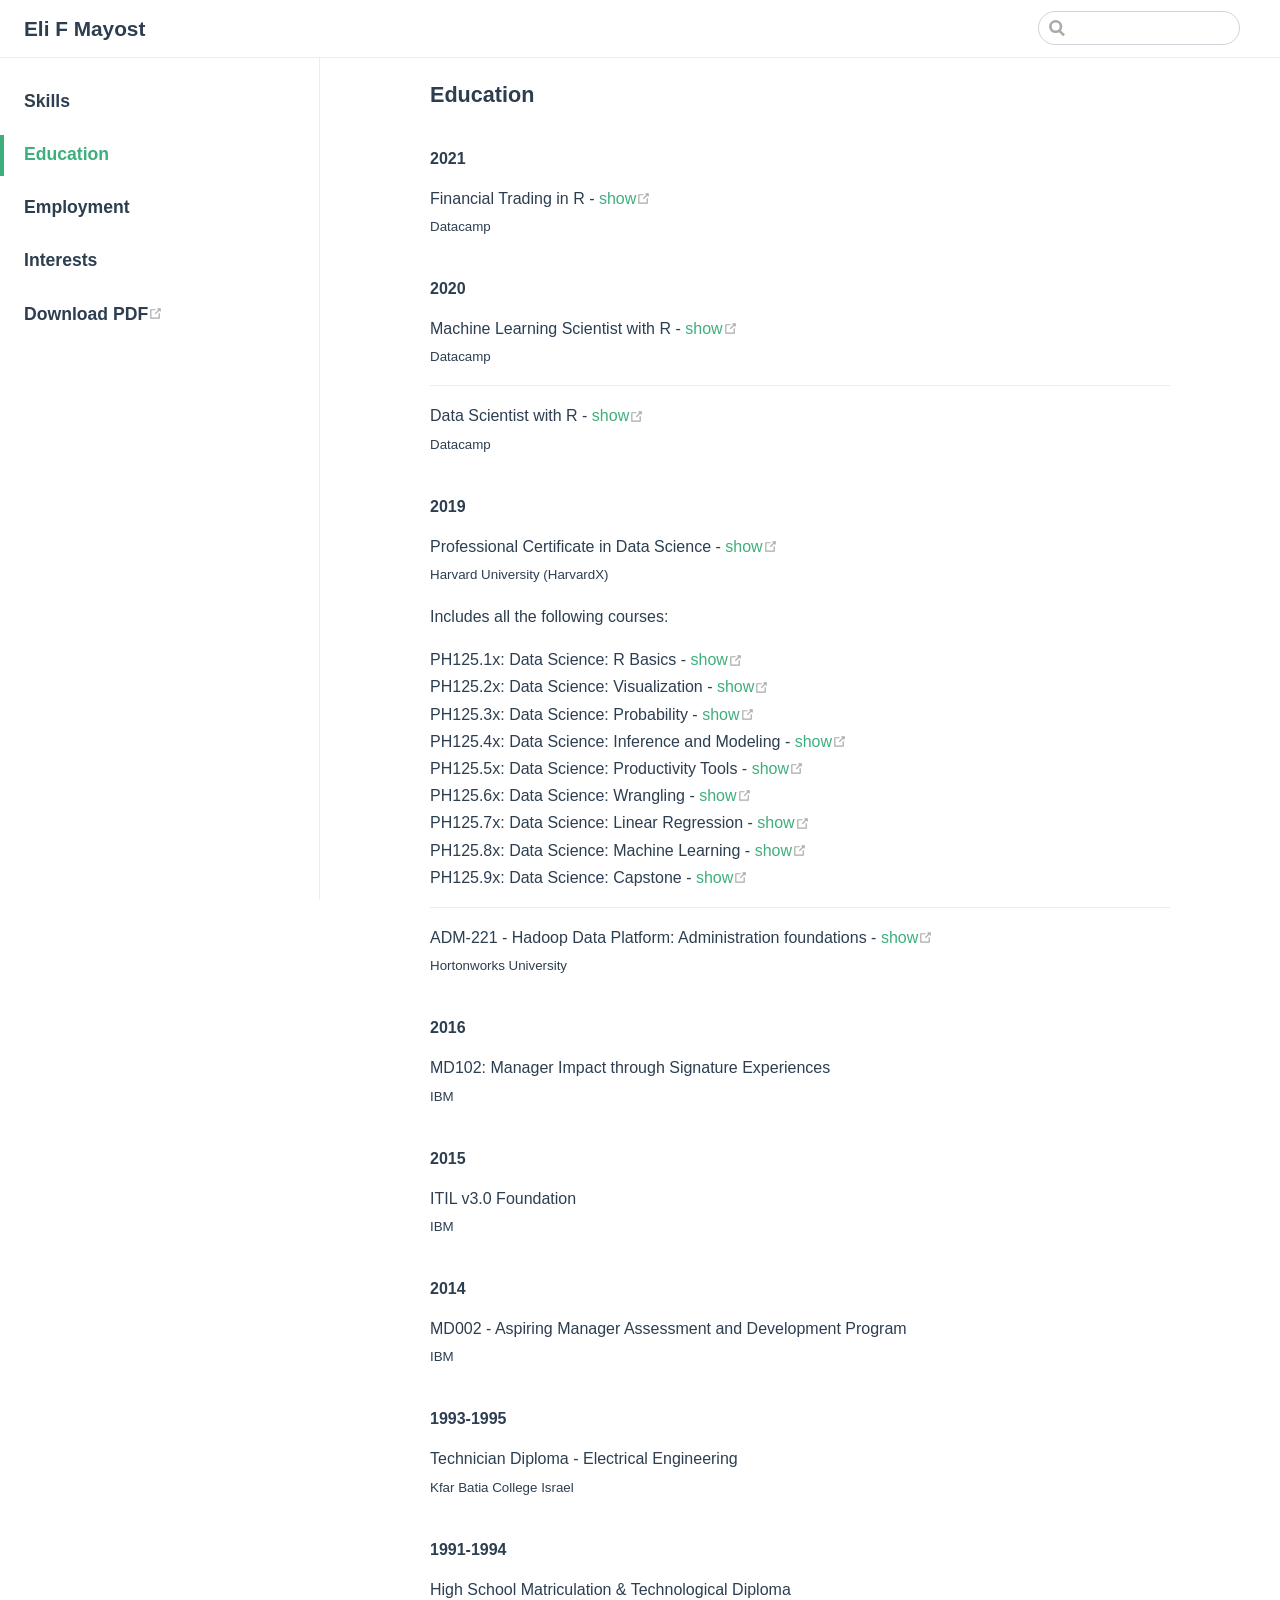
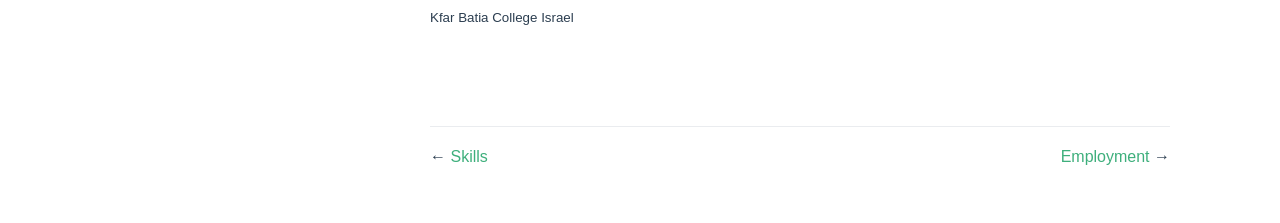
<file: education/index.html>
<!DOCTYPE html>
<html lang="en-US">
  <head>
    <meta charset="utf-8">
    <meta name="viewport" content="width=device-width,initial-scale=1">
    <title>Education | Eli F Mayost</title>
    <meta name="generator" content="VuePress 1.8.0">
    
    <meta name="description" content="Data Scientist / Data Engineer">
    <meta name="theme-color" content="#3eaf7c">
    
    <link rel="preload" href="/assets/css/0.styles.0cb0550c.css" as="style"><link rel="preload" href="/assets/js/app.24c0c58e.js" as="script"><link rel="preload" href="/assets/js/2.8f9ef4d9.js" as="script"><link rel="preload" href="/assets/js/11.6f40f03c.js" as="script"><link rel="prefetch" href="/assets/js/10.68cf9ff4.js"><link rel="prefetch" href="/assets/js/12.11e456ea.js"><link rel="prefetch" href="/assets/js/13.ae563764.js"><link rel="prefetch" href="/assets/js/14.25300452.js"><link rel="prefetch" href="/assets/js/15.2656a043.js"><link rel="prefetch" href="/assets/js/3.4b95f224.js"><link rel="prefetch" href="/assets/js/4.c3481dfd.js"><link rel="prefetch" href="/assets/js/5.ab60b03b.js"><link rel="prefetch" href="/assets/js/6.37407dab.js"><link rel="prefetch" href="/assets/js/7.c4627400.js"><link rel="prefetch" href="/assets/js/8.3e10cbf4.js"><link rel="prefetch" href="/assets/js/9.4d9d4151.js">
    <link rel="stylesheet" href="/assets/css/0.styles.0cb0550c.css">
  </head>
  <body>
    <div id="app" data-server-rendered="true"><div class="theme-container"><header class="navbar"><div class="sidebar-button"><svg xmlns="http://www.w3.org/2000/svg" aria-hidden="true" role="img" viewBox="0 0 448 512" class="icon"><path fill="currentColor" d="M436 124H12c-6.627 0-12-5.373-12-12V80c0-6.627 5.373-12 12-12h424c6.627 0 12 5.373 12 12v32c0 6.627-5.373 12-12 12zm0 160H12c-6.627 0-12-5.373-12-12v-32c0-6.627 5.373-12 12-12h424c6.627 0 12 5.373 12 12v32c0 6.627-5.373 12-12 12zm0 160H12c-6.627 0-12-5.373-12-12v-32c0-6.627 5.373-12 12-12h424c6.627 0 12 5.373 12 12v32c0 6.627-5.373 12-12 12z"></path></svg></div> <a href="/" class="home-link router-link-active"><!----> <span class="site-name">Eli F Mayost</span></a> <div class="links"><div class="search-box"><input aria-label="Search" autocomplete="off" spellcheck="false" value=""> <!----></div> <!----></div></header> <div class="sidebar-mask"></div> <aside class="sidebar"><!---->  <ul class="sidebar-links"><li><a href="/skills/" class="sidebar-link">Skills</a></li><li><a href="/education/" aria-current="page" class="active sidebar-link">Education</a><ul class="sidebar-sub-headers"></ul></li><li><a href="/employment/" class="sidebar-link">Employment</a></li><li><a href="/interests/" class="sidebar-link">Interests</a></li><li><a href="https://elimayost.com/assets/cv.pdf" target="_blank" rel="noopener noreferrer" class="sidebar-link">Download PDF<span><svg xmlns="http://www.w3.org/2000/svg" aria-hidden="true" focusable="false" x="0px" y="0px" viewBox="0 0 100 100" width="15" height="15" class="icon outbound"><path fill="currentColor" d="M18.8,85.1h56l0,0c2.2,0,4-1.8,4-4v-32h-8v28h-48v-48h28v-8h-32l0,0c-2.2,0-4,1.8-4,4v56C14.8,83.3,16.6,85.1,18.8,85.1z"></path> <polygon fill="currentColor" points="45.7,48.7 51.3,54.3 77.2,28.5 77.2,37.2 85.2,37.2 85.2,14.9 62.8,14.9 62.8,22.9 71.5,22.9"></polygon></svg> <span class="sr-only">(opens new window)</span></span></a></li></ul> </aside> <main class="page"> <div class="theme-default-content content__default"><h3 id="education"><a href="#education" class="header-anchor">#</a> Education</h3> <h4 id="_2021"><a href="#_2021" class="header-anchor">#</a> 2021</h4> <p>Financial Trading in R - <a href="https://www.datacamp.com/statement-of-accomplishment/course/31ed68ab9ff8587a2025892cfd4a5b8ed3847d83" target="_blank" rel="noopener noreferrer">show<span><svg xmlns="http://www.w3.org/2000/svg" aria-hidden="true" focusable="false" x="0px" y="0px" viewBox="0 0 100 100" width="15" height="15" class="icon outbound"><path fill="currentColor" d="M18.8,85.1h56l0,0c2.2,0,4-1.8,4-4v-32h-8v28h-48v-48h28v-8h-32l0,0c-2.2,0-4,1.8-4,4v56C14.8,83.3,16.6,85.1,18.8,85.1z"></path> <polygon fill="currentColor" points="45.7,48.7 51.3,54.3 77.2,28.5 77.2,37.2 85.2,37.2 85.2,14.9 62.8,14.9 62.8,22.9 71.5,22.9"></polygon></svg> <span class="sr-only">(opens new window)</span></span></a><br> <small>Datacamp</small></p> <h4 id="_2020"><a href="#_2020" class="header-anchor">#</a> 2020</h4> <p>Machine Learning Scientist with R - <a href="https://www.datacamp.com/statement-of-accomplishment/track/8643ae8dc5effc5d4d1e6ee09326688a9d335a2c" target="_blank" rel="noopener noreferrer">show<span><svg xmlns="http://www.w3.org/2000/svg" aria-hidden="true" focusable="false" x="0px" y="0px" viewBox="0 0 100 100" width="15" height="15" class="icon outbound"><path fill="currentColor" d="M18.8,85.1h56l0,0c2.2,0,4-1.8,4-4v-32h-8v28h-48v-48h28v-8h-32l0,0c-2.2,0-4,1.8-4,4v56C14.8,83.3,16.6,85.1,18.8,85.1z"></path> <polygon fill="currentColor" points="45.7,48.7 51.3,54.3 77.2,28.5 77.2,37.2 85.2,37.2 85.2,14.9 62.8,14.9 62.8,22.9 71.5,22.9"></polygon></svg> <span class="sr-only">(opens new window)</span></span></a><br> <small>Datacamp</small></p> <hr> <p>Data Scientist with R - <a href="https://www.datacamp.com/statement-of-accomplishment/track/1fc9eb5717ada0b160f6a90d0ce6d7f07fd25d06" target="_blank" rel="noopener noreferrer">show<span><svg xmlns="http://www.w3.org/2000/svg" aria-hidden="true" focusable="false" x="0px" y="0px" viewBox="0 0 100 100" width="15" height="15" class="icon outbound"><path fill="currentColor" d="M18.8,85.1h56l0,0c2.2,0,4-1.8,4-4v-32h-8v28h-48v-48h28v-8h-32l0,0c-2.2,0-4,1.8-4,4v56C14.8,83.3,16.6,85.1,18.8,85.1z"></path> <polygon fill="currentColor" points="45.7,48.7 51.3,54.3 77.2,28.5 77.2,37.2 85.2,37.2 85.2,14.9 62.8,14.9 62.8,22.9 71.5,22.9"></polygon></svg> <span class="sr-only">(opens new window)</span></span></a><br> <small>Datacamp</small></p> <h4 id="_2019"><a href="#_2019" class="header-anchor">#</a> 2019</h4> <p>Professional Certificate in Data Science - <a href="https://credentials.edx.org/credentials/b872c4de019241478cf4715b58a372e4" target="_blank" rel="noopener noreferrer">show<span><svg xmlns="http://www.w3.org/2000/svg" aria-hidden="true" focusable="false" x="0px" y="0px" viewBox="0 0 100 100" width="15" height="15" class="icon outbound"><path fill="currentColor" d="M18.8,85.1h56l0,0c2.2,0,4-1.8,4-4v-32h-8v28h-48v-48h28v-8h-32l0,0c-2.2,0-4,1.8-4,4v56C14.8,83.3,16.6,85.1,18.8,85.1z"></path> <polygon fill="currentColor" points="45.7,48.7 51.3,54.3 77.2,28.5 77.2,37.2 85.2,37.2 85.2,14.9 62.8,14.9 62.8,22.9 71.5,22.9"></polygon></svg> <span class="sr-only">(opens new window)</span></span></a><br> <small>Harvard University (HarvardX)</small></p> <p>Includes all the following courses:</p> <p>PH125.1x: Data Science: R Basics                - <a href="https://courses.edx.org/certificates/a7855ee750124de29edbfc93dd36b10b" target="_blank" rel="noopener noreferrer">show<span><svg xmlns="http://www.w3.org/2000/svg" aria-hidden="true" focusable="false" x="0px" y="0px" viewBox="0 0 100 100" width="15" height="15" class="icon outbound"><path fill="currentColor" d="M18.8,85.1h56l0,0c2.2,0,4-1.8,4-4v-32h-8v28h-48v-48h28v-8h-32l0,0c-2.2,0-4,1.8-4,4v56C14.8,83.3,16.6,85.1,18.8,85.1z"></path> <polygon fill="currentColor" points="45.7,48.7 51.3,54.3 77.2,28.5 77.2,37.2 85.2,37.2 85.2,14.9 62.8,14.9 62.8,22.9 71.5,22.9"></polygon></svg> <span class="sr-only">(opens new window)</span></span></a><br>
PH125.2x: Data Science: Visualization           - <a href="https://courses.edx.org/certificates/539b91114ecf41029a7fc61862313610" target="_blank" rel="noopener noreferrer">show<span><svg xmlns="http://www.w3.org/2000/svg" aria-hidden="true" focusable="false" x="0px" y="0px" viewBox="0 0 100 100" width="15" height="15" class="icon outbound"><path fill="currentColor" d="M18.8,85.1h56l0,0c2.2,0,4-1.8,4-4v-32h-8v28h-48v-48h28v-8h-32l0,0c-2.2,0-4,1.8-4,4v56C14.8,83.3,16.6,85.1,18.8,85.1z"></path> <polygon fill="currentColor" points="45.7,48.7 51.3,54.3 77.2,28.5 77.2,37.2 85.2,37.2 85.2,14.9 62.8,14.9 62.8,22.9 71.5,22.9"></polygon></svg> <span class="sr-only">(opens new window)</span></span></a><br>
PH125.3x: Data Science: Probability             - <a href="https://courses.edx.org/certificates/9c9f940c78bd48848810bb82850cc326" target="_blank" rel="noopener noreferrer">show<span><svg xmlns="http://www.w3.org/2000/svg" aria-hidden="true" focusable="false" x="0px" y="0px" viewBox="0 0 100 100" width="15" height="15" class="icon outbound"><path fill="currentColor" d="M18.8,85.1h56l0,0c2.2,0,4-1.8,4-4v-32h-8v28h-48v-48h28v-8h-32l0,0c-2.2,0-4,1.8-4,4v56C14.8,83.3,16.6,85.1,18.8,85.1z"></path> <polygon fill="currentColor" points="45.7,48.7 51.3,54.3 77.2,28.5 77.2,37.2 85.2,37.2 85.2,14.9 62.8,14.9 62.8,22.9 71.5,22.9"></polygon></svg> <span class="sr-only">(opens new window)</span></span></a><br>
PH125.4x: Data Science: Inference and Modeling  - <a href="https://courses.edx.org/certificates/048d3d40d4664a5d9ec47d9488a7ab23" target="_blank" rel="noopener noreferrer">show<span><svg xmlns="http://www.w3.org/2000/svg" aria-hidden="true" focusable="false" x="0px" y="0px" viewBox="0 0 100 100" width="15" height="15" class="icon outbound"><path fill="currentColor" d="M18.8,85.1h56l0,0c2.2,0,4-1.8,4-4v-32h-8v28h-48v-48h28v-8h-32l0,0c-2.2,0-4,1.8-4,4v56C14.8,83.3,16.6,85.1,18.8,85.1z"></path> <polygon fill="currentColor" points="45.7,48.7 51.3,54.3 77.2,28.5 77.2,37.2 85.2,37.2 85.2,14.9 62.8,14.9 62.8,22.9 71.5,22.9"></polygon></svg> <span class="sr-only">(opens new window)</span></span></a><br>
PH125.5x: Data Science: Productivity Tools      - <a href="https://courses.edx.org/certificates/0edc64ff9b314d649c537ce0c086612a" target="_blank" rel="noopener noreferrer">show<span><svg xmlns="http://www.w3.org/2000/svg" aria-hidden="true" focusable="false" x="0px" y="0px" viewBox="0 0 100 100" width="15" height="15" class="icon outbound"><path fill="currentColor" d="M18.8,85.1h56l0,0c2.2,0,4-1.8,4-4v-32h-8v28h-48v-48h28v-8h-32l0,0c-2.2,0-4,1.8-4,4v56C14.8,83.3,16.6,85.1,18.8,85.1z"></path> <polygon fill="currentColor" points="45.7,48.7 51.3,54.3 77.2,28.5 77.2,37.2 85.2,37.2 85.2,14.9 62.8,14.9 62.8,22.9 71.5,22.9"></polygon></svg> <span class="sr-only">(opens new window)</span></span></a><br>
PH125.6x: Data Science: Wrangling               - <a href="https://courses.edx.org/certificates/f2e5781c16a646e7b032f5d2bce0529a" target="_blank" rel="noopener noreferrer">show<span><svg xmlns="http://www.w3.org/2000/svg" aria-hidden="true" focusable="false" x="0px" y="0px" viewBox="0 0 100 100" width="15" height="15" class="icon outbound"><path fill="currentColor" d="M18.8,85.1h56l0,0c2.2,0,4-1.8,4-4v-32h-8v28h-48v-48h28v-8h-32l0,0c-2.2,0-4,1.8-4,4v56C14.8,83.3,16.6,85.1,18.8,85.1z"></path> <polygon fill="currentColor" points="45.7,48.7 51.3,54.3 77.2,28.5 77.2,37.2 85.2,37.2 85.2,14.9 62.8,14.9 62.8,22.9 71.5,22.9"></polygon></svg> <span class="sr-only">(opens new window)</span></span></a><br>
PH125.7x: Data Science: Linear Regression       - <a href="https://courses.edx.org/certificates/340b1ac36dc84064967ae5a1d5baad86" target="_blank" rel="noopener noreferrer">show<span><svg xmlns="http://www.w3.org/2000/svg" aria-hidden="true" focusable="false" x="0px" y="0px" viewBox="0 0 100 100" width="15" height="15" class="icon outbound"><path fill="currentColor" d="M18.8,85.1h56l0,0c2.2,0,4-1.8,4-4v-32h-8v28h-48v-48h28v-8h-32l0,0c-2.2,0-4,1.8-4,4v56C14.8,83.3,16.6,85.1,18.8,85.1z"></path> <polygon fill="currentColor" points="45.7,48.7 51.3,54.3 77.2,28.5 77.2,37.2 85.2,37.2 85.2,14.9 62.8,14.9 62.8,22.9 71.5,22.9"></polygon></svg> <span class="sr-only">(opens new window)</span></span></a><br>
PH125.8x: Data Science: Machine Learning        - <a href="https://courses.edx.org/certificates/3201cb6d1b9f4378abdcdb9c11f78b47" target="_blank" rel="noopener noreferrer">show<span><svg xmlns="http://www.w3.org/2000/svg" aria-hidden="true" focusable="false" x="0px" y="0px" viewBox="0 0 100 100" width="15" height="15" class="icon outbound"><path fill="currentColor" d="M18.8,85.1h56l0,0c2.2,0,4-1.8,4-4v-32h-8v28h-48v-48h28v-8h-32l0,0c-2.2,0-4,1.8-4,4v56C14.8,83.3,16.6,85.1,18.8,85.1z"></path> <polygon fill="currentColor" points="45.7,48.7 51.3,54.3 77.2,28.5 77.2,37.2 85.2,37.2 85.2,14.9 62.8,14.9 62.8,22.9 71.5,22.9"></polygon></svg> <span class="sr-only">(opens new window)</span></span></a><br>
PH125.9x: Data Science: Capstone                - <a href="https://courses.edx.org/certificates/2ff665db6c454546be2fd53fe0124ff6" target="_blank" rel="noopener noreferrer">show<span><svg xmlns="http://www.w3.org/2000/svg" aria-hidden="true" focusable="false" x="0px" y="0px" viewBox="0 0 100 100" width="15" height="15" class="icon outbound"><path fill="currentColor" d="M18.8,85.1h56l0,0c2.2,0,4-1.8,4-4v-32h-8v28h-48v-48h28v-8h-32l0,0c-2.2,0-4,1.8-4,4v56C14.8,83.3,16.6,85.1,18.8,85.1z"></path> <polygon fill="currentColor" points="45.7,48.7 51.3,54.3 77.2,28.5 77.2,37.2 85.2,37.2 85.2,14.9 62.8,14.9 62.8,22.9 71.5,22.9"></polygon></svg> <span class="sr-only">(opens new window)</span></span></a></p> <hr> <p>ADM-221 - Hadoop Data Platform: Administration foundations - <a href="https://verify.skilljar.com/c/q7mhk42gqemj" target="_blank" rel="noopener noreferrer">show<span><svg xmlns="http://www.w3.org/2000/svg" aria-hidden="true" focusable="false" x="0px" y="0px" viewBox="0 0 100 100" width="15" height="15" class="icon outbound"><path fill="currentColor" d="M18.8,85.1h56l0,0c2.2,0,4-1.8,4-4v-32h-8v28h-48v-48h28v-8h-32l0,0c-2.2,0-4,1.8-4,4v56C14.8,83.3,16.6,85.1,18.8,85.1z"></path> <polygon fill="currentColor" points="45.7,48.7 51.3,54.3 77.2,28.5 77.2,37.2 85.2,37.2 85.2,14.9 62.8,14.9 62.8,22.9 71.5,22.9"></polygon></svg> <span class="sr-only">(opens new window)</span></span></a><br> <small>Hortonworks University</small></p> <h4 id="_2016"><a href="#_2016" class="header-anchor">#</a> 2016</h4> <p>MD102: Manager Impact through Signature Experiences<br> <small>IBM</small></p> <h4 id="_2015"><a href="#_2015" class="header-anchor">#</a> 2015</h4> <p>ITIL v3.0 Foundation<br> <small>IBM</small></p> <h4 id="_2014"><a href="#_2014" class="header-anchor">#</a> 2014</h4> <p>MD002 - Aspiring Manager Assessment and Development Program<br> <small>IBM</small></p> <h4 id="_1993-1995"><a href="#_1993-1995" class="header-anchor">#</a> 1993-1995</h4> <p>Technician Diploma - Electrical Engineering<br> <small>Kfar Batia College Israel</small></p> <h4 id="_1991-1994"><a href="#_1991-1994" class="header-anchor">#</a> 1991-1994</h4> <p>High School Matriculation &amp; Technological Diploma<br> <small>Kfar Batia College Israel</small></p></div> <footer class="page-edit"><!----> <!----></footer> <div class="page-nav"><p class="inner"><span class="prev">
      ←
      <a href="/skills/" class="prev">
        Skills
      </a></span> <span class="next"><a href="/employment/">
        Employment
      </a>
      →
    </span></p></div> </main></div><div class="global-ui"><!----></div></div>
    <script src="/assets/js/app.24c0c58e.js" defer></script><script src="/assets/js/2.8f9ef4d9.js" defer></script><script src="/assets/js/11.6f40f03c.js" defer></script>
  </body>
</html>
</file>
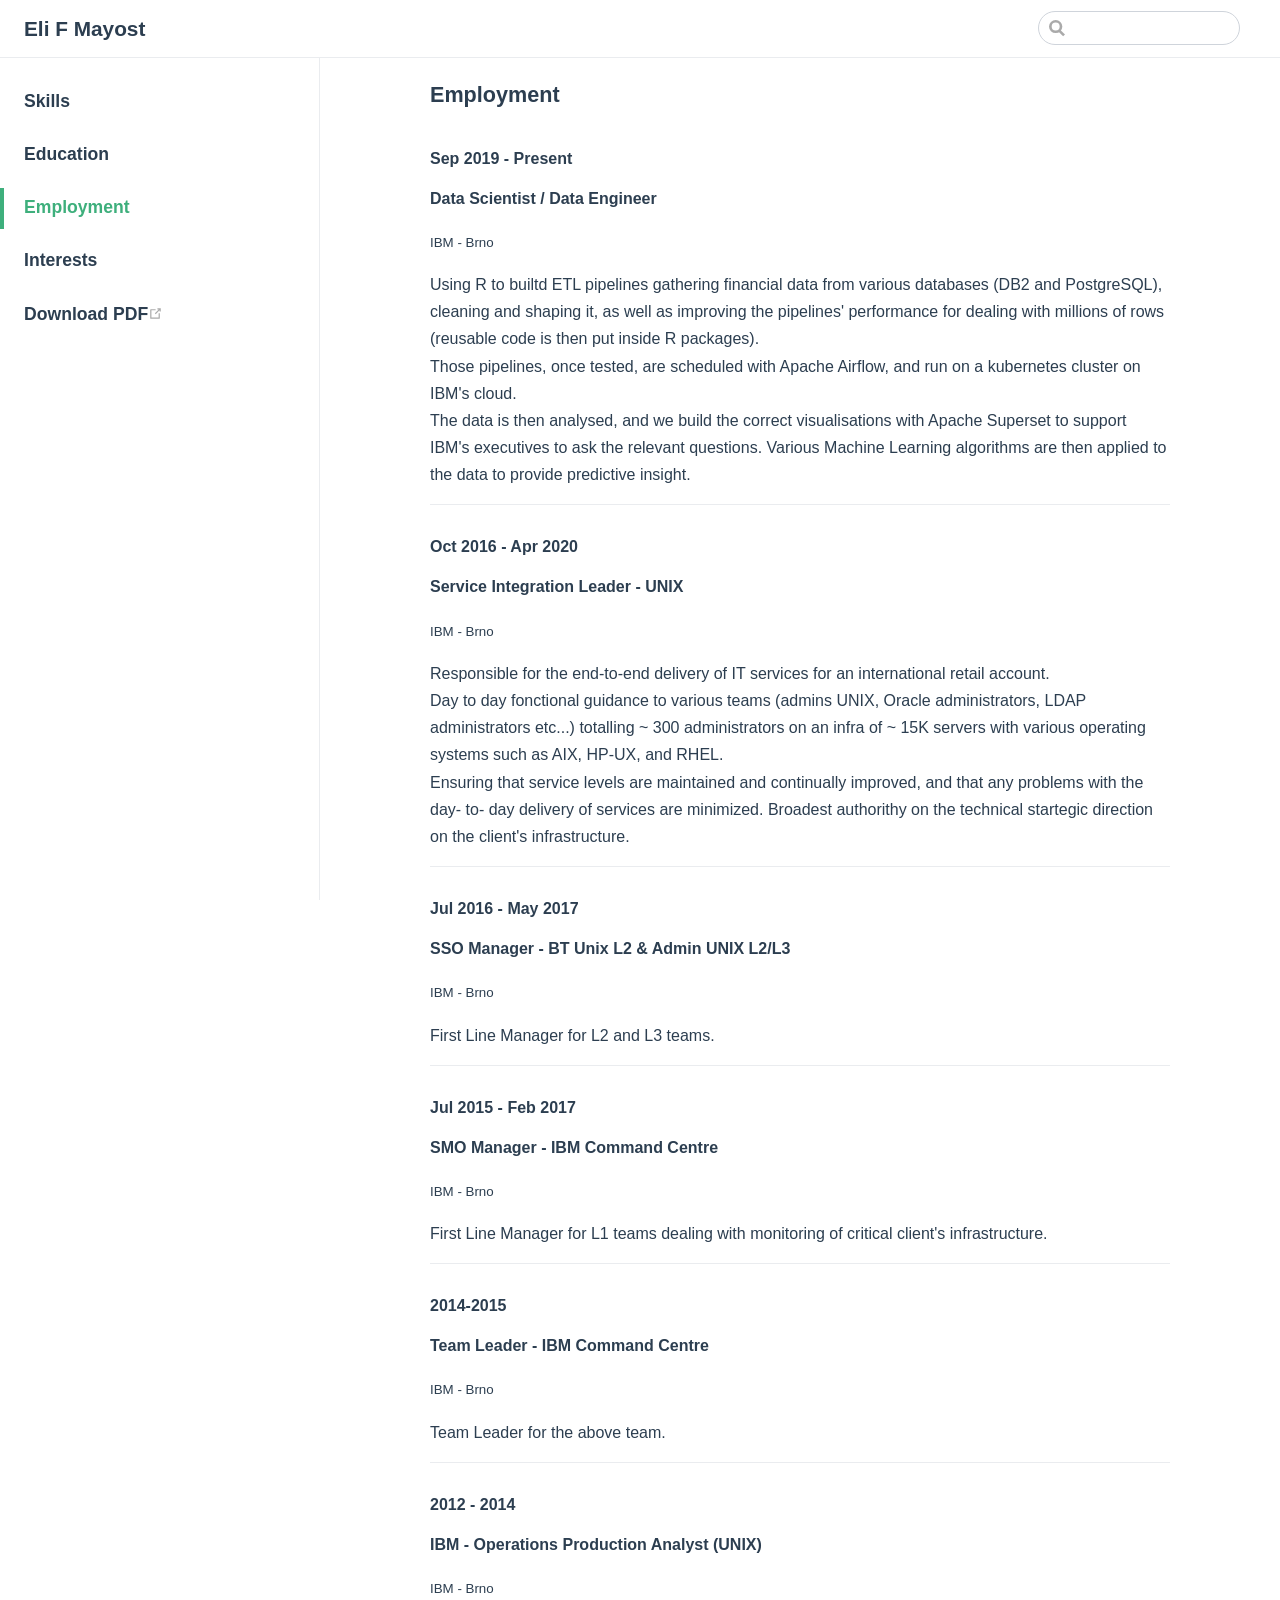
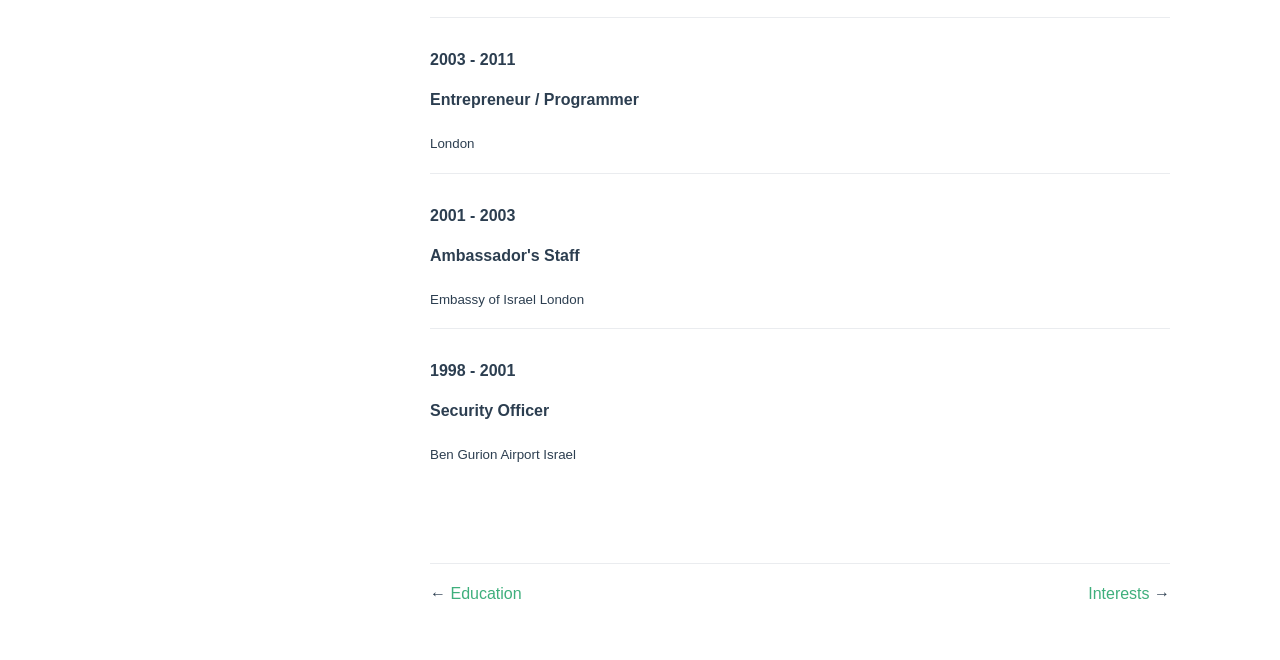
<file: employment/index.html>
<!DOCTYPE html>
<html lang="en-US">
  <head>
    <meta charset="utf-8">
    <meta name="viewport" content="width=device-width,initial-scale=1">
    <title>Employment | Eli F Mayost</title>
    <meta name="generator" content="VuePress 1.8.0">
    
    <meta name="description" content="Data Scientist / Data Engineer">
    <meta name="theme-color" content="#3eaf7c">
    
    <link rel="preload" href="/assets/css/0.styles.0cb0550c.css" as="style"><link rel="preload" href="/assets/js/app.24c0c58e.js" as="script"><link rel="preload" href="/assets/js/2.8f9ef4d9.js" as="script"><link rel="preload" href="/assets/js/12.11e456ea.js" as="script"><link rel="prefetch" href="/assets/js/10.68cf9ff4.js"><link rel="prefetch" href="/assets/js/11.6f40f03c.js"><link rel="prefetch" href="/assets/js/13.ae563764.js"><link rel="prefetch" href="/assets/js/14.25300452.js"><link rel="prefetch" href="/assets/js/15.2656a043.js"><link rel="prefetch" href="/assets/js/3.4b95f224.js"><link rel="prefetch" href="/assets/js/4.c3481dfd.js"><link rel="prefetch" href="/assets/js/5.ab60b03b.js"><link rel="prefetch" href="/assets/js/6.37407dab.js"><link rel="prefetch" href="/assets/js/7.c4627400.js"><link rel="prefetch" href="/assets/js/8.3e10cbf4.js"><link rel="prefetch" href="/assets/js/9.4d9d4151.js">
    <link rel="stylesheet" href="/assets/css/0.styles.0cb0550c.css">
  </head>
  <body>
    <div id="app" data-server-rendered="true"><div class="theme-container"><header class="navbar"><div class="sidebar-button"><svg xmlns="http://www.w3.org/2000/svg" aria-hidden="true" role="img" viewBox="0 0 448 512" class="icon"><path fill="currentColor" d="M436 124H12c-6.627 0-12-5.373-12-12V80c0-6.627 5.373-12 12-12h424c6.627 0 12 5.373 12 12v32c0 6.627-5.373 12-12 12zm0 160H12c-6.627 0-12-5.373-12-12v-32c0-6.627 5.373-12 12-12h424c6.627 0 12 5.373 12 12v32c0 6.627-5.373 12-12 12zm0 160H12c-6.627 0-12-5.373-12-12v-32c0-6.627 5.373-12 12-12h424c6.627 0 12 5.373 12 12v32c0 6.627-5.373 12-12 12z"></path></svg></div> <a href="/" class="home-link router-link-active"><!----> <span class="site-name">Eli F Mayost</span></a> <div class="links"><div class="search-box"><input aria-label="Search" autocomplete="off" spellcheck="false" value=""> <!----></div> <!----></div></header> <div class="sidebar-mask"></div> <aside class="sidebar"><!---->  <ul class="sidebar-links"><li><a href="/skills/" class="sidebar-link">Skills</a></li><li><a href="/education/" class="sidebar-link">Education</a></li><li><a href="/employment/" aria-current="page" class="active sidebar-link">Employment</a><ul class="sidebar-sub-headers"></ul></li><li><a href="/interests/" class="sidebar-link">Interests</a></li><li><a href="https://elimayost.com/assets/cv.pdf" target="_blank" rel="noopener noreferrer" class="sidebar-link">Download PDF<span><svg xmlns="http://www.w3.org/2000/svg" aria-hidden="true" focusable="false" x="0px" y="0px" viewBox="0 0 100 100" width="15" height="15" class="icon outbound"><path fill="currentColor" d="M18.8,85.1h56l0,0c2.2,0,4-1.8,4-4v-32h-8v28h-48v-48h28v-8h-32l0,0c-2.2,0-4,1.8-4,4v56C14.8,83.3,16.6,85.1,18.8,85.1z"></path> <polygon fill="currentColor" points="45.7,48.7 51.3,54.3 77.2,28.5 77.2,37.2 85.2,37.2 85.2,14.9 62.8,14.9 62.8,22.9 71.5,22.9"></polygon></svg> <span class="sr-only">(opens new window)</span></span></a></li></ul> </aside> <main class="page"> <div class="theme-default-content content__default"><h3 id="employment"><a href="#employment" class="header-anchor">#</a> Employment</h3> <h4 id="sep-2019-present"><a href="#sep-2019-present" class="header-anchor">#</a> Sep 2019 - Present</h4> <p><strong>Data Scientist / Data Engineer</strong></p> <p><small>IBM - Brno</small></p> <p>Using R to builtd ETL pipelines gathering financial data from various databases (DB2 and PostgreSQL), cleaning and shaping it, as well as improving the pipelines' performance for dealing with millions of rows (reusable code is then put inside R packages).<br>
Those pipelines, once tested, are scheduled with Apache Airflow, and run on a kubernetes cluster on IBM's cloud.<br>
The data is then analysed, and we build the correct visualisations with Apache Superset to support IBM's executives to ask the relevant questions.
Various Machine Learning algorithms are then applied to the data to provide predictive insight.</p> <hr> <h4 id="oct-2016-apr-2020"><a href="#oct-2016-apr-2020" class="header-anchor">#</a> Oct 2016 - Apr 2020</h4> <p><strong>Service Integration Leader - UNIX</strong></p> <p><small>IBM - Brno</small></p> <p>Responsible for the end-to-end delivery of IT services for an international retail account.<br>
Day to day fonctional guidance to various teams (admins UNIX, Oracle administrators, LDAP administrators etc...) totalling ~ 300 administrators on an infra of ~ 15K servers with various operating systems such as AIX, HP-UX, and RHEL.<br>
Ensuring that service levels are maintained and continually improved, and that any problems with the day- to- day delivery of services are minimized.
Broadest authorithy on the technical startegic direction on the client's infrastructure.</p> <hr> <h4 id="jul-2016-may-2017"><a href="#jul-2016-may-2017" class="header-anchor">#</a> Jul 2016 - May 2017</h4> <p><strong>SSO Manager - BT Unix L2 &amp; Admin UNIX L2/L3</strong></p> <p><small>IBM - Brno</small></p> <p>First Line Manager for L2 and L3 teams.</p> <hr> <h4 id="jul-2015-feb-2017"><a href="#jul-2015-feb-2017" class="header-anchor">#</a> Jul 2015 - Feb 2017</h4> <p><strong>SMO Manager - IBM Command Centre</strong></p> <p><small>IBM - Brno</small></p> <p>First Line Manager for L1 teams dealing with monitoring of critical client's infrastructure.</p> <hr> <h4 id="_2014-2015"><a href="#_2014-2015" class="header-anchor">#</a> 2014-2015</h4> <p><strong>Team Leader - IBM Command Centre</strong></p> <p><small>IBM - Brno</small></p> <p>Team Leader for the above team.</p> <hr> <h4 id="_2012-2014"><a href="#_2012-2014" class="header-anchor">#</a> 2012 - 2014</h4> <p><strong>IBM - Operations Production Analyst (UNIX)</strong></p> <p><small>IBM - Brno</small></p> <hr> <h4 id="_2003-2011"><a href="#_2003-2011" class="header-anchor">#</a> 2003 - 2011</h4> <p><strong>Entrepreneur / Programmer</strong></p> <p><small>London</small></p> <hr> <h4 id="_2001-2003"><a href="#_2001-2003" class="header-anchor">#</a> 2001 - 2003</h4> <p><strong>Ambassador's Staff</strong></p> <p><small>Embassy of Israel London</small></p> <hr> <h4 id="_1998-2001"><a href="#_1998-2001" class="header-anchor">#</a> 1998 - 2001</h4> <p><strong>Security Officer</strong></p> <p><small>Ben Gurion Airport Israel</small></p></div> <footer class="page-edit"><!----> <!----></footer> <div class="page-nav"><p class="inner"><span class="prev">
      ←
      <a href="/education/" class="prev">
        Education
      </a></span> <span class="next"><a href="/interests/">
        Interests
      </a>
      →
    </span></p></div> </main></div><div class="global-ui"><!----></div></div>
    <script src="/assets/js/app.24c0c58e.js" defer></script><script src="/assets/js/2.8f9ef4d9.js" defer></script><script src="/assets/js/12.11e456ea.js" defer></script>
  </body>
</html>
</file>
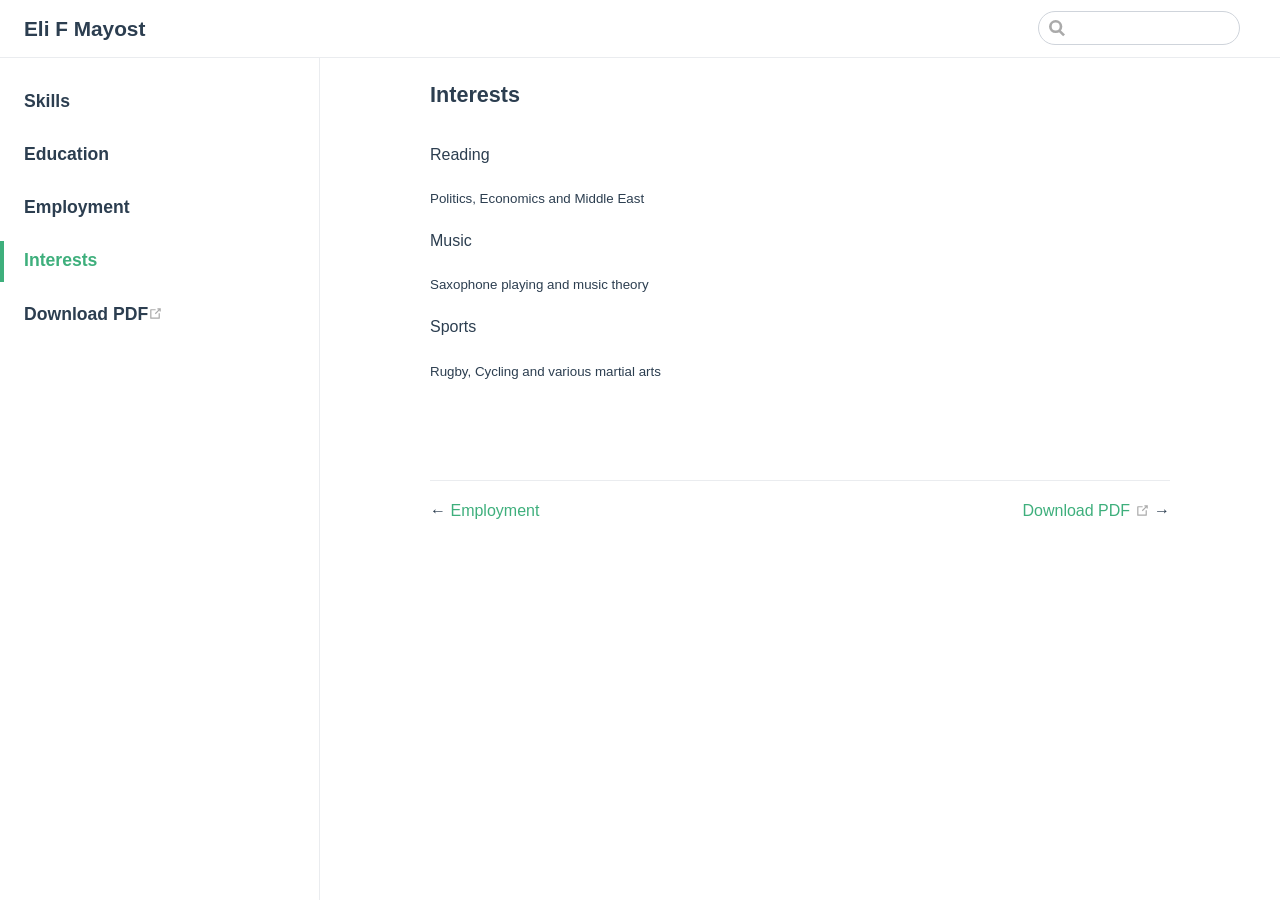
<file: interests/index.html>
<!DOCTYPE html>
<html lang="en-US">
  <head>
    <meta charset="utf-8">
    <meta name="viewport" content="width=device-width,initial-scale=1">
    <title>Interests | Eli F Mayost</title>
    <meta name="generator" content="VuePress 1.8.0">
    
    <meta name="description" content="Data Scientist / Data Engineer">
    <meta name="theme-color" content="#3eaf7c">
    
    <link rel="preload" href="/assets/css/0.styles.0cb0550c.css" as="style"><link rel="preload" href="/assets/js/app.24c0c58e.js" as="script"><link rel="preload" href="/assets/js/2.8f9ef4d9.js" as="script"><link rel="preload" href="/assets/js/14.25300452.js" as="script"><link rel="prefetch" href="/assets/js/10.68cf9ff4.js"><link rel="prefetch" href="/assets/js/11.6f40f03c.js"><link rel="prefetch" href="/assets/js/12.11e456ea.js"><link rel="prefetch" href="/assets/js/13.ae563764.js"><link rel="prefetch" href="/assets/js/15.2656a043.js"><link rel="prefetch" href="/assets/js/3.4b95f224.js"><link rel="prefetch" href="/assets/js/4.c3481dfd.js"><link rel="prefetch" href="/assets/js/5.ab60b03b.js"><link rel="prefetch" href="/assets/js/6.37407dab.js"><link rel="prefetch" href="/assets/js/7.c4627400.js"><link rel="prefetch" href="/assets/js/8.3e10cbf4.js"><link rel="prefetch" href="/assets/js/9.4d9d4151.js">
    <link rel="stylesheet" href="/assets/css/0.styles.0cb0550c.css">
  </head>
  <body>
    <div id="app" data-server-rendered="true"><div class="theme-container"><header class="navbar"><div class="sidebar-button"><svg xmlns="http://www.w3.org/2000/svg" aria-hidden="true" role="img" viewBox="0 0 448 512" class="icon"><path fill="currentColor" d="M436 124H12c-6.627 0-12-5.373-12-12V80c0-6.627 5.373-12 12-12h424c6.627 0 12 5.373 12 12v32c0 6.627-5.373 12-12 12zm0 160H12c-6.627 0-12-5.373-12-12v-32c0-6.627 5.373-12 12-12h424c6.627 0 12 5.373 12 12v32c0 6.627-5.373 12-12 12zm0 160H12c-6.627 0-12-5.373-12-12v-32c0-6.627 5.373-12 12-12h424c6.627 0 12 5.373 12 12v32c0 6.627-5.373 12-12 12z"></path></svg></div> <a href="/" class="home-link router-link-active"><!----> <span class="site-name">Eli F Mayost</span></a> <div class="links"><div class="search-box"><input aria-label="Search" autocomplete="off" spellcheck="false" value=""> <!----></div> <!----></div></header> <div class="sidebar-mask"></div> <aside class="sidebar"><!---->  <ul class="sidebar-links"><li><a href="/skills/" class="sidebar-link">Skills</a></li><li><a href="/education/" class="sidebar-link">Education</a></li><li><a href="/employment/" class="sidebar-link">Employment</a></li><li><a href="/interests/" aria-current="page" class="active sidebar-link">Interests</a><ul class="sidebar-sub-headers"></ul></li><li><a href="https://elimayost.com/assets/cv.pdf" target="_blank" rel="noopener noreferrer" class="sidebar-link">Download PDF<span><svg xmlns="http://www.w3.org/2000/svg" aria-hidden="true" focusable="false" x="0px" y="0px" viewBox="0 0 100 100" width="15" height="15" class="icon outbound"><path fill="currentColor" d="M18.8,85.1h56l0,0c2.2,0,4-1.8,4-4v-32h-8v28h-48v-48h28v-8h-32l0,0c-2.2,0-4,1.8-4,4v56C14.8,83.3,16.6,85.1,18.8,85.1z"></path> <polygon fill="currentColor" points="45.7,48.7 51.3,54.3 77.2,28.5 77.2,37.2 85.2,37.2 85.2,14.9 62.8,14.9 62.8,22.9 71.5,22.9"></polygon></svg> <span class="sr-only">(opens new window)</span></span></a></li></ul> </aside> <main class="page"> <div class="theme-default-content content__default"><h3 id="interests"><a href="#interests" class="header-anchor">#</a> Interests</h3> <p>Reading</p> <p><small>Politics, Economics and Middle East</small></p> <p>Music</p> <p><small>Saxophone playing and music theory</small></p> <p>Sports</p> <p><small>Rugby, Cycling and various martial arts</small></p></div> <footer class="page-edit"><!----> <!----></footer> <div class="page-nav"><p class="inner"><span class="prev">
      ←
      <a href="/employment/" class="prev">
        Employment
      </a></span> <span class="next"><a href="https://elimayost.com/assets/cv.pdf" target="_blank" rel="noopener noreferrer">
        Download PDF

        <span><svg xmlns="http://www.w3.org/2000/svg" aria-hidden="true" focusable="false" x="0px" y="0px" viewBox="0 0 100 100" width="15" height="15" class="icon outbound"><path fill="currentColor" d="M18.8,85.1h56l0,0c2.2,0,4-1.8,4-4v-32h-8v28h-48v-48h28v-8h-32l0,0c-2.2,0-4,1.8-4,4v56C14.8,83.3,16.6,85.1,18.8,85.1z"></path> <polygon fill="currentColor" points="45.7,48.7 51.3,54.3 77.2,28.5 77.2,37.2 85.2,37.2 85.2,14.9 62.8,14.9 62.8,22.9 71.5,22.9"></polygon></svg> <span class="sr-only">(opens new window)</span></span></a>
      →
    </span></p></div> </main></div><div class="global-ui"><!----></div></div>
    <script src="/assets/js/app.24c0c58e.js" defer></script><script src="/assets/js/2.8f9ef4d9.js" defer></script><script src="/assets/js/14.25300452.js" defer></script>
  </body>
</html>
</file>
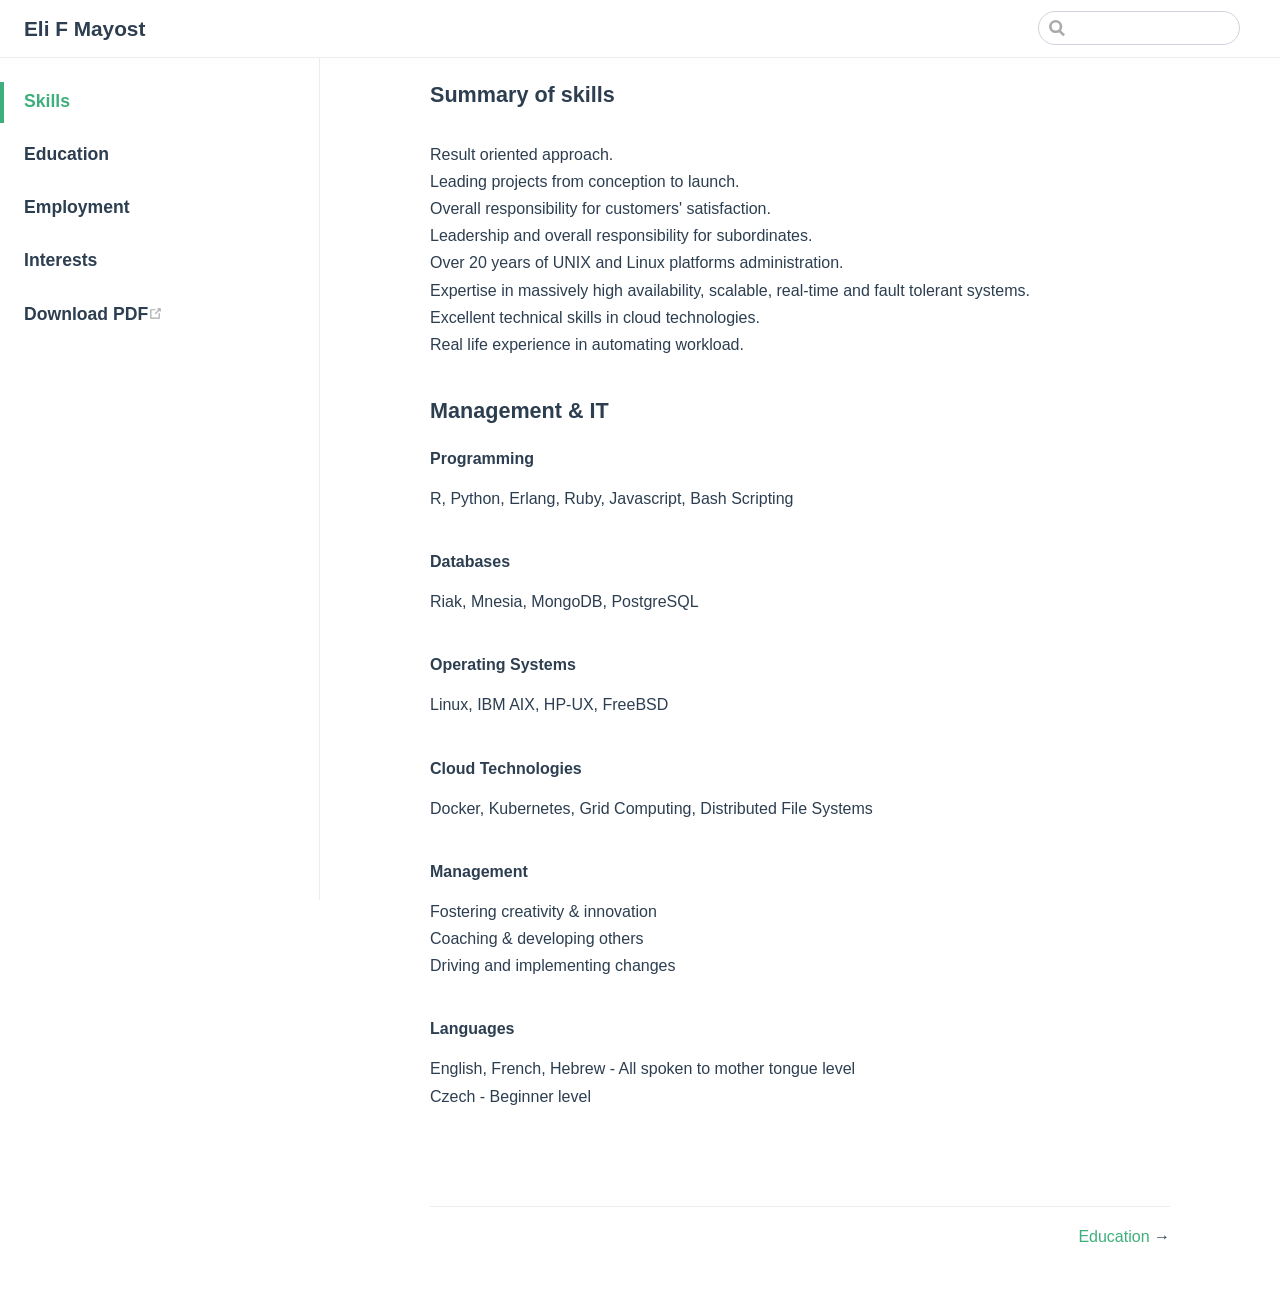
<file: skills/index.html>
<!DOCTYPE html>
<html lang="en-US">
  <head>
    <meta charset="utf-8">
    <meta name="viewport" content="width=device-width,initial-scale=1">
    <title>Summary of skills | Eli F Mayost</title>
    <meta name="generator" content="VuePress 1.8.0">
    
    <meta name="description" content="Data Scientist / Data Engineer">
    <meta name="theme-color" content="#3eaf7c">
    
    <link rel="preload" href="/assets/css/0.styles.0cb0550c.css" as="style"><link rel="preload" href="/assets/js/app.24c0c58e.js" as="script"><link rel="preload" href="/assets/js/2.8f9ef4d9.js" as="script"><link rel="preload" href="/assets/js/15.2656a043.js" as="script"><link rel="prefetch" href="/assets/js/10.68cf9ff4.js"><link rel="prefetch" href="/assets/js/11.6f40f03c.js"><link rel="prefetch" href="/assets/js/12.11e456ea.js"><link rel="prefetch" href="/assets/js/13.ae563764.js"><link rel="prefetch" href="/assets/js/14.25300452.js"><link rel="prefetch" href="/assets/js/3.4b95f224.js"><link rel="prefetch" href="/assets/js/4.c3481dfd.js"><link rel="prefetch" href="/assets/js/5.ab60b03b.js"><link rel="prefetch" href="/assets/js/6.37407dab.js"><link rel="prefetch" href="/assets/js/7.c4627400.js"><link rel="prefetch" href="/assets/js/8.3e10cbf4.js"><link rel="prefetch" href="/assets/js/9.4d9d4151.js">
    <link rel="stylesheet" href="/assets/css/0.styles.0cb0550c.css">
  </head>
  <body>
    <div id="app" data-server-rendered="true"><div class="theme-container"><header class="navbar"><div class="sidebar-button"><svg xmlns="http://www.w3.org/2000/svg" aria-hidden="true" role="img" viewBox="0 0 448 512" class="icon"><path fill="currentColor" d="M436 124H12c-6.627 0-12-5.373-12-12V80c0-6.627 5.373-12 12-12h424c6.627 0 12 5.373 12 12v32c0 6.627-5.373 12-12 12zm0 160H12c-6.627 0-12-5.373-12-12v-32c0-6.627 5.373-12 12-12h424c6.627 0 12 5.373 12 12v32c0 6.627-5.373 12-12 12zm0 160H12c-6.627 0-12-5.373-12-12v-32c0-6.627 5.373-12 12-12h424c6.627 0 12 5.373 12 12v32c0 6.627-5.373 12-12 12z"></path></svg></div> <a href="/" class="home-link router-link-active"><!----> <span class="site-name">Eli F Mayost</span></a> <div class="links"><div class="search-box"><input aria-label="Search" autocomplete="off" spellcheck="false" value=""> <!----></div> <!----></div></header> <div class="sidebar-mask"></div> <aside class="sidebar"><!---->  <ul class="sidebar-links"><li><a href="/skills/" aria-current="page" class="active sidebar-link">Skills</a><ul class="sidebar-sub-headers"></ul></li><li><a href="/education/" class="sidebar-link">Education</a></li><li><a href="/employment/" class="sidebar-link">Employment</a></li><li><a href="/interests/" class="sidebar-link">Interests</a></li><li><a href="https://elimayost.com/assets/cv.pdf" target="_blank" rel="noopener noreferrer" class="sidebar-link">Download PDF<span><svg xmlns="http://www.w3.org/2000/svg" aria-hidden="true" focusable="false" x="0px" y="0px" viewBox="0 0 100 100" width="15" height="15" class="icon outbound"><path fill="currentColor" d="M18.8,85.1h56l0,0c2.2,0,4-1.8,4-4v-32h-8v28h-48v-48h28v-8h-32l0,0c-2.2,0-4,1.8-4,4v56C14.8,83.3,16.6,85.1,18.8,85.1z"></path> <polygon fill="currentColor" points="45.7,48.7 51.3,54.3 77.2,28.5 77.2,37.2 85.2,37.2 85.2,14.9 62.8,14.9 62.8,22.9 71.5,22.9"></polygon></svg> <span class="sr-only">(opens new window)</span></span></a></li></ul> </aside> <main class="page"> <div class="theme-default-content content__default"><h3 id="summary-of-skills"><a href="#summary-of-skills" class="header-anchor">#</a> Summary of skills</h3> <p>Result oriented approach.<br>
Leading projects from conception to launch.<br>
Overall responsibility for customers' satisfaction.<br>
Leadership and overall responsibility for subordinates.<br>
Over 20 years of UNIX and Linux platforms administration.<br>
Expertise in massively high availability, scalable, real-time and fault tolerant systems.<br>
Excellent technical skills in cloud technologies.<br>
Real life experience in automating workload.</p> <h3 id="management-it"><a href="#management-it" class="header-anchor">#</a> Management &amp; IT</h3> <h4 id="programming"><a href="#programming" class="header-anchor">#</a> Programming</h4> <p>R, Python, Erlang, Ruby, Javascript, Bash Scripting</p> <h4 id="databases"><a href="#databases" class="header-anchor">#</a> Databases</h4> <p>Riak, Mnesia, MongoDB, PostgreSQL</p> <h4 id="operating-systems"><a href="#operating-systems" class="header-anchor">#</a> Operating Systems</h4> <p>Linux, IBM AIX, HP-UX, FreeBSD</p> <h4 id="cloud-technologies"><a href="#cloud-technologies" class="header-anchor">#</a> Cloud Technologies</h4> <p>Docker, Kubernetes, Grid Computing, Distributed File Systems</p> <h4 id="management"><a href="#management" class="header-anchor">#</a> Management</h4> <p>Fostering creativity &amp; innovation<br>
Coaching &amp; developing others<br>
Driving and implementing changes</p> <h4 id="languages"><a href="#languages" class="header-anchor">#</a> Languages</h4> <p>English, French, Hebrew - All spoken to mother tongue level<br>
Czech - Beginner level</p></div> <footer class="page-edit"><!----> <!----></footer> <div class="page-nav"><p class="inner"><!----> <span class="next"><a href="/education/">
        Education
      </a>
      →
    </span></p></div> </main></div><div class="global-ui"><!----></div></div>
    <script src="/assets/js/app.24c0c58e.js" defer></script><script src="/assets/js/2.8f9ef4d9.js" defer></script><script src="/assets/js/15.2656a043.js" defer></script>
  </body>
</html>
</file>
<file: assets/css/0.styles.0cb0550c.css>
.medium-zoom-overlay{z-index:100}.medium-zoom-overlay~img{z-index:101}code[class*=language-],pre[class*=language-]{color:#ccc;background:none;font-family:Consolas,Monaco,Andale Mono,Ubuntu Mono,monospace;font-size:1em;text-align:left;white-space:pre;word-spacing:normal;word-break:normal;word-wrap:normal;line-height:1.5;-moz-tab-size:4;-o-tab-size:4;tab-size:4;-webkit-hyphens:none;-ms-hyphens:none;hyphens:none}pre[class*=language-]{padding:1em;margin:.5em 0;overflow:auto}:not(pre)>code[class*=language-],pre[class*=language-]{background:#2d2d2d}:not(pre)>code[class*=language-]{padding:.1em;border-radius:.3em;white-space:normal}.token.block-comment,.token.cdata,.token.comment,.token.doctype,.token.prolog{color:#999}.token.punctuation{color:#ccc}.token.attr-name,.token.deleted,.token.namespace,.token.tag{color:#e2777a}.token.function-name{color:#6196cc}.token.boolean,.token.function,.token.number{color:#f08d49}.token.class-name,.token.constant,.token.property,.token.symbol{color:#f8c555}.token.atrule,.token.builtin,.token.important,.token.keyword,.token.selector{color:#cc99cd}.token.attr-value,.token.char,.token.regex,.token.string,.token.variable{color:#7ec699}.token.entity,.token.operator,.token.url{color:#67cdcc}.token.bold,.token.important{font-weight:700}.token.italic{font-style:italic}.token.entity{cursor:help}.token.inserted{color:green}.theme-default-content code{color:#476582;padding:.25rem .5rem;margin:0;font-size:.85em;background-color:rgba(27,31,35,.05);border-radius:3px}.theme-default-content code .token.deleted{color:#ec5975}.theme-default-content code .token.inserted{color:#3eaf7c}.theme-default-content pre,.theme-default-content pre[class*=language-]{line-height:1.4;padding:1.25rem 1.5rem;margin:.85rem 0;background-color:#282c34;border-radius:6px;overflow:auto}.theme-default-content pre[class*=language-] code,.theme-default-content pre code{color:#fff;padding:0;background-color:transparent;border-radius:0}div[class*=language-]{position:relative;background-color:#282c34;border-radius:6px}div[class*=language-] .highlight-lines{-webkit-user-select:none;user-select:none;padding-top:1.3rem;position:absolute;top:0;left:0;width:100%;line-height:1.4}div[class*=language-] .highlight-lines .highlighted{background-color:rgba(0,0,0,.66)}div[class*=language-] pre,div[class*=language-] pre[class*=language-]{background:transparent;position:relative;z-index:1}div[class*=language-]:before{position:absolute;z-index:3;top:.8em;right:1em;font-size:.75rem;color:hsla(0,0%,100%,.4)}div[class*=language-]:not(.line-numbers-mode) .line-numbers-wrapper{display:none}div[class*=language-].line-numbers-mode .highlight-lines .highlighted{position:relative}div[class*=language-].line-numbers-mode .highlight-lines .highlighted:before{content:" ";position:absolute;z-index:3;left:0;top:0;display:block;width:3.5rem;height:100%;background-color:rgba(0,0,0,.66)}div[class*=language-].line-numbers-mode pre{padding-left:4.5rem;vertical-align:middle}div[class*=language-].line-numbers-mode .line-numbers-wrapper{position:absolute;top:0;width:3.5rem;text-align:center;color:hsla(0,0%,100%,.3);padding:1.25rem 0;line-height:1.4}div[class*=language-].line-numbers-mode .line-numbers-wrapper br{-webkit-user-select:none;user-select:none}div[class*=language-].line-numbers-mode .line-numbers-wrapper .line-number{position:relative;z-index:4;-webkit-user-select:none;user-select:none;font-size:.85em}div[class*=language-].line-numbers-mode:after{content:"";position:absolute;z-index:2;top:0;left:0;width:3.5rem;height:100%;border-radius:6px 0 0 6px;border-right:1px solid rgba(0,0,0,.66);background-color:#282c34}div[class~=language-js]:before{content:"js"}div[class~=language-ts]:before{content:"ts"}div[class~=language-html]:before{content:"html"}div[class~=language-md]:before{content:"md"}div[class~=language-vue]:before{content:"vue"}div[class~=language-css]:before{content:"css"}div[class~=language-sass]:before{content:"sass"}div[class~=language-scss]:before{content:"scss"}div[class~=language-less]:before{content:"less"}div[class~=language-stylus]:before{content:"stylus"}div[class~=language-go]:before{content:"go"}div[class~=language-java]:before{content:"java"}div[class~=language-c]:before{content:"c"}div[class~=language-sh]:before{content:"sh"}div[class~=language-yaml]:before{content:"yaml"}div[class~=language-py]:before{content:"py"}div[class~=language-docker]:before{content:"docker"}div[class~=language-dockerfile]:before{content:"dockerfile"}div[class~=language-makefile]:before{content:"makefile"}div[class~=language-javascript]:before{content:"js"}div[class~=language-typescript]:before{content:"ts"}div[class~=language-markup]:before{content:"html"}div[class~=language-markdown]:before{content:"md"}div[class~=language-json]:before{content:"json"}div[class~=language-ruby]:before{content:"rb"}div[class~=language-python]:before{content:"py"}div[class~=language-bash]:before{content:"sh"}div[class~=language-php]:before{content:"php"}.custom-block .custom-block-title{font-weight:600;margin-bottom:-.4rem}.custom-block.danger,.custom-block.tip,.custom-block.warning{padding:.1rem 1.5rem;border-left-width:.5rem;border-left-style:solid;margin:1rem 0}.custom-block.tip{background-color:#f3f5f7;border-color:#42b983}.custom-block.warning{background-color:rgba(255,229,100,.3);border-color:#e7c000;color:#6b5900}.custom-block.warning .custom-block-title{color:#b29400}.custom-block.warning a{color:#2c3e50}.custom-block.danger{background-color:#ffe6e6;border-color:#c00;color:#4d0000}.custom-block.danger .custom-block-title{color:#900}.custom-block.danger a{color:#2c3e50}.custom-block.details{display:block;position:relative;border-radius:2px;margin:1.6em 0;padding:1.6em;background-color:#eee}.custom-block.details h4{margin-top:0}.custom-block.details figure:last-child,.custom-block.details p:last-child{margin-bottom:0;padding-bottom:0}.custom-block.details summary{outline:none;cursor:pointer}.arrow{display:inline-block;width:0;height:0}.arrow.up{border-bottom:6px solid #ccc}.arrow.down,.arrow.up{border-left:4px solid transparent;border-right:4px solid transparent}.arrow.down{border-top:6px solid #ccc}.arrow.right{border-left:6px solid #ccc}.arrow.left,.arrow.right{border-top:4px solid transparent;border-bottom:4px solid transparent}.arrow.left{border-right:6px solid #ccc}.theme-default-content:not(.custom){max-width:740px;margin:0 auto;padding:2rem 2.5rem}@media (max-width:959px){.theme-default-content:not(.custom){padding:2rem}}@media (max-width:419px){.theme-default-content:not(.custom){padding:1.5rem}}.table-of-contents .badge{vertical-align:middle}body,html{padding:0;margin:0;background-color:#fff}body{font-family:-apple-system,BlinkMacSystemFont,Segoe UI,Roboto,Oxygen,Ubuntu,Cantarell,Fira Sans,Droid Sans,Helvetica Neue,sans-serif;-webkit-font-smoothing:antialiased;-moz-osx-font-smoothing:grayscale;font-size:16px;color:#2c3e50}.page{padding-left:20rem}.navbar{z-index:20;right:0;height:3.6rem;background-color:#fff;box-sizing:border-box;border-bottom:1px solid #eaecef}.navbar,.sidebar-mask{position:fixed;top:0;left:0}.sidebar-mask{z-index:9;width:100vw;height:100vh;display:none}.sidebar{font-size:16px;background-color:#fff;width:20rem;position:fixed;z-index:10;margin:0;top:3.6rem;left:0;bottom:0;box-sizing:border-box;border-right:1px solid #eaecef;overflow-y:auto}.theme-default-content:not(.custom)>:first-child{margin-top:3.6rem}.theme-default-content:not(.custom) a:hover{text-decoration:underline}.theme-default-content:not(.custom) p.demo{padding:1rem 1.5rem;border:1px solid #ddd;border-radius:4px}.theme-default-content:not(.custom) img{max-width:100%}.theme-default-content.custom{padding:0;margin:0}.theme-default-content.custom img{max-width:100%}a{font-weight:500;text-decoration:none}a,p a code{color:#3eaf7c}p a code{font-weight:400}kbd{background:#eee;border:.15rem solid #ddd;border-bottom:.25rem solid #ddd;border-radius:.15rem;padding:0 .15em}blockquote{font-size:1rem;color:#999;border-left:.2rem solid #dfe2e5;margin:1rem 0;padding:.25rem 0 .25rem 1rem}blockquote>p{margin:0}ol,ul{padding-left:1.2em}strong{font-weight:600}h1,h2,h3,h4,h5,h6{font-weight:600;line-height:1.25}.theme-default-content:not(.custom)>h1,.theme-default-content:not(.custom)>h2,.theme-default-content:not(.custom)>h3,.theme-default-content:not(.custom)>h4,.theme-default-content:not(.custom)>h5,.theme-default-content:not(.custom)>h6{margin-top:-3.1rem;padding-top:4.6rem;margin-bottom:0}.theme-default-content:not(.custom)>h1:first-child,.theme-default-content:not(.custom)>h2:first-child,.theme-default-content:not(.custom)>h3:first-child,.theme-default-content:not(.custom)>h4:first-child,.theme-default-content:not(.custom)>h5:first-child,.theme-default-content:not(.custom)>h6:first-child{margin-top:-1.5rem;margin-bottom:1rem}.theme-default-content:not(.custom)>h1:first-child+.custom-block,.theme-default-content:not(.custom)>h1:first-child+p,.theme-default-content:not(.custom)>h1:first-child+pre,.theme-default-content:not(.custom)>h2:first-child+.custom-block,.theme-default-content:not(.custom)>h2:first-child+p,.theme-default-content:not(.custom)>h2:first-child+pre,.theme-default-content:not(.custom)>h3:first-child+.custom-block,.theme-default-content:not(.custom)>h3:first-child+p,.theme-default-content:not(.custom)>h3:first-child+pre,.theme-default-content:not(.custom)>h4:first-child+.custom-block,.theme-default-content:not(.custom)>h4:first-child+p,.theme-default-content:not(.custom)>h4:first-child+pre,.theme-default-content:not(.custom)>h5:first-child+.custom-block,.theme-default-content:not(.custom)>h5:first-child+p,.theme-default-content:not(.custom)>h5:first-child+pre,.theme-default-content:not(.custom)>h6:first-child+.custom-block,.theme-default-content:not(.custom)>h6:first-child+p,.theme-default-content:not(.custom)>h6:first-child+pre{margin-top:2rem}h1:focus .header-anchor,h1:hover .header-anchor,h2:focus .header-anchor,h2:hover .header-anchor,h3:focus .header-anchor,h3:hover .header-anchor,h4:focus .header-anchor,h4:hover .header-anchor,h5:focus .header-anchor,h5:hover .header-anchor,h6:focus .header-anchor,h6:hover .header-anchor{opacity:1}h1{font-size:2.2rem}h2{font-size:1.65rem;padding-bottom:.3rem;border-bottom:1px solid #eaecef}h3{font-size:1.35rem}a.header-anchor{font-size:.85em;float:left;margin-left:-.87em;padding-right:.23em;margin-top:.125em;opacity:0}a.header-anchor:focus,a.header-anchor:hover{text-decoration:none}.line-number,code,kbd{font-family:source-code-pro,Menlo,Monaco,Consolas,Courier New,monospace}ol,p,ul{line-height:1.7}hr{border:0;border-top:1px solid #eaecef}table{border-collapse:collapse;margin:1rem 0;display:block;overflow-x:auto}tr{border-top:1px solid #dfe2e5}tr:nth-child(2n){background-color:#f6f8fa}td,th{border:1px solid #dfe2e5;padding:.6em 1em}.theme-container.sidebar-open .sidebar-mask{display:block}.theme-container.no-navbar .theme-default-content:not(.custom)>h1,.theme-container.no-navbar h2,.theme-container.no-navbar h3,.theme-container.no-navbar h4,.theme-container.no-navbar h5,.theme-container.no-navbar h6{margin-top:1.5rem;padding-top:0}.theme-container.no-navbar .sidebar{top:0}@media (min-width:720px){.theme-container.no-sidebar .sidebar{display:none}.theme-container.no-sidebar .page{padding-left:0}}@media (max-width:959px){.sidebar{font-size:15px;width:16.4rem}.page{padding-left:16.4rem}}@media (max-width:719px){.sidebar{top:0;padding-top:3.6rem;transform:translateX(-100%);transition:transform .2s ease}.page{padding-left:0}.theme-container.sidebar-open .sidebar{transform:translateX(0)}.theme-container.no-navbar .sidebar{padding-top:0}}@media (max-width:419px){h1{font-size:1.9rem}.theme-default-content div[class*=language-]{margin:.85rem -1.5rem;border-radius:0}}.home .hero img{max-width:450px!important}#nprogress{pointer-events:none}#nprogress .bar{background:#3eaf7c;position:fixed;z-index:1031;top:0;left:0;width:100%;height:2px}#nprogress .peg{display:block;position:absolute;right:0;width:100px;height:100%;box-shadow:0 0 10px #3eaf7c,0 0 5px #3eaf7c;opacity:1;transform:rotate(3deg) translateY(-4px)}#nprogress .spinner{display:block;position:fixed;z-index:1031;top:15px;right:15px}#nprogress .spinner-icon{width:18px;height:18px;box-sizing:border-box;border-color:#3eaf7c transparent transparent #3eaf7c;border-style:solid;border-width:2px;border-radius:50%;-webkit-animation:nprogress-spinner .4s linear infinite;animation:nprogress-spinner .4s linear infinite}.nprogress-custom-parent{overflow:hidden;position:relative}.nprogress-custom-parent #nprogress .bar,.nprogress-custom-parent #nprogress .spinner{position:absolute}@-webkit-keyframes nprogress-spinner{0%{transform:rotate(0deg)}to{transform:rotate(1turn)}}@keyframes nprogress-spinner{0%{transform:rotate(0deg)}to{transform:rotate(1turn)}}.go-to-top[data-v-5fd4ef0c]{cursor:pointer;position:fixed;bottom:2rem;right:2.5rem;width:2rem;color:#3eaf7c;z-index:1}.go-to-top[data-v-5fd4ef0c]:hover{color:#72cda4}@media (max-width:959px){.go-to-top[data-v-5fd4ef0c]{display:none}}.fade-enter-active[data-v-5fd4ef0c],.fade-leave-active[data-v-5fd4ef0c]{transition:opacity .3s}.fade-enter[data-v-5fd4ef0c],.fade-leave-to[data-v-5fd4ef0c]{opacity:0}.icon.outbound{color:#aaa;display:inline-block;vertical-align:middle;position:relative;top:-1px}.sr-only{position:absolute;width:1px;height:1px;padding:0;margin:-1px;overflow:hidden;clip:rect(0,0,0,0);white-space:nowrap;border-width:0}.home{padding:3.6rem 2rem 0;max-width:960px;margin:0 auto;display:block}.home .hero{text-align:center}.home .hero img{max-width:100%;max-height:280px;display:block;margin:3rem auto 1.5rem}.home .hero h1{font-size:3rem}.home .hero .action,.home .hero .description,.home .hero h1{margin:1.8rem auto}.home .hero .description{max-width:35rem;font-size:1.6rem;line-height:1.3;color:#6a8bad}.home .hero .action-button{display:inline-block;font-size:1.2rem;color:#fff;background-color:#3eaf7c;padding:.8rem 1.6rem;border-radius:4px;transition:background-color .1s ease;box-sizing:border-box;border-bottom:1px solid #389d70}.home .hero .action-button:hover{background-color:#4abf8a}.home .features{border-top:1px solid #eaecef;padding:1.2rem 0;margin-top:2.5rem;display:flex;flex-wrap:wrap;align-items:flex-start;align-content:stretch;justify-content:space-between}.home .feature{flex-grow:1;flex-basis:30%;max-width:30%}.home .feature h2{font-size:1.4rem;font-weight:500;border-bottom:none;padding-bottom:0;color:#3a5169}.home .feature p{color:#4e6e8e}.home .footer{padding:2.5rem;border-top:1px solid #eaecef;text-align:center;color:#4e6e8e}@media (max-width:719px){.home .features{flex-direction:column}.home .feature{max-width:100%;padding:0 2.5rem}}@media (max-width:419px){.home{padding-left:1.5rem;padding-right:1.5rem}.home .hero img{max-height:210px;margin:2rem auto 1.2rem}.home .hero h1{font-size:2rem}.home .hero .action,.home .hero .description,.home .hero h1{margin:1.2rem auto}.home .hero .description{font-size:1.2rem}.home .hero .action-button{font-size:1rem;padding:.6rem 1.2rem}.home .feature h2{font-size:1.25rem}}.search-box{display:inline-block;position:relative;margin-right:1rem}.search-box input{cursor:text;width:10rem;height:2rem;color:#4e6e8e;display:inline-block;border:1px solid #cfd4db;border-radius:2rem;font-size:.9rem;line-height:2rem;padding:0 .5rem 0 2rem;outline:none;transition:all .2s ease;background:#fff url(/assets/img/search.83621669.svg) .6rem .5rem no-repeat;background-size:1rem}.search-box input:focus{cursor:auto;border-color:#3eaf7c}.search-box .suggestions{background:#fff;width:20rem;position:absolute;top:2rem;border:1px solid #cfd4db;border-radius:6px;padding:.4rem;list-style-type:none}.search-box .suggestions.align-right{right:0}.search-box .suggestion{line-height:1.4;padding:.4rem .6rem;border-radius:4px;cursor:pointer}.search-box .suggestion a{white-space:normal;color:#5d82a6}.search-box .suggestion a .page-title{font-weight:600}.search-box .suggestion a .header{font-size:.9em;margin-left:.25em}.search-box .suggestion.focused{background-color:#f3f4f5}.search-box .suggestion.focused a{color:#3eaf7c}@media (max-width:959px){.search-box input{cursor:pointer;width:0;border-color:transparent;position:relative}.search-box input:focus{cursor:text;left:0;width:10rem}}@media (-ms-high-contrast:none){.search-box input{height:2rem}}@media (max-width:959px) and (min-width:719px){.search-box .suggestions{left:0}}@media (max-width:719px){.search-box{margin-right:0}.search-box input{left:1rem}.search-box .suggestions{right:0}}@media (max-width:419px){.search-box .suggestions{width:calc(100vw - 4rem)}.search-box input:focus{width:8rem}}.sidebar-button{cursor:pointer;display:none;width:1.25rem;height:1.25rem;position:absolute;padding:.6rem;top:.6rem;left:1rem}.sidebar-button .icon{display:block;width:1.25rem;height:1.25rem}@media (max-width:719px){.sidebar-button{display:block}}.dropdown-enter,.dropdown-leave-to{height:0!important}.dropdown-wrapper{cursor:pointer}.dropdown-wrapper .dropdown-title,.dropdown-wrapper .mobile-dropdown-title{display:block;font-size:.9rem;font-family:inherit;cursor:inherit;padding:inherit;line-height:1.4rem;background:transparent;border:none;font-weight:500;color:#2c3e50}.dropdown-wrapper .dropdown-title:hover,.dropdown-wrapper .mobile-dropdown-title:hover{border-color:transparent}.dropdown-wrapper .dropdown-title .arrow,.dropdown-wrapper .mobile-dropdown-title .arrow{vertical-align:middle;margin-top:-1px;margin-left:.4rem}.dropdown-wrapper .mobile-dropdown-title{display:none;font-weight:600}.dropdown-wrapper .mobile-dropdown-title font-size inherit:hover{color:#3eaf7c}.dropdown-wrapper .nav-dropdown .dropdown-item{color:inherit;line-height:1.7rem}.dropdown-wrapper .nav-dropdown .dropdown-item h4{margin:.45rem 0 0;border-top:1px solid #eee;padding:1rem 1.5rem .45rem 1.25rem}.dropdown-wrapper .nav-dropdown .dropdown-item .dropdown-subitem-wrapper{padding:0;list-style:none}.dropdown-wrapper .nav-dropdown .dropdown-item .dropdown-subitem-wrapper .dropdown-subitem{font-size:.9em}.dropdown-wrapper .nav-dropdown .dropdown-item a{display:block;line-height:1.7rem;position:relative;border-bottom:none;font-weight:400;margin-bottom:0;padding:0 1.5rem 0 1.25rem}.dropdown-wrapper .nav-dropdown .dropdown-item a.router-link-active,.dropdown-wrapper .nav-dropdown .dropdown-item a:hover{color:#3eaf7c}.dropdown-wrapper .nav-dropdown .dropdown-item a.router-link-active:after{content:"";width:0;height:0;border-left:5px solid #3eaf7c;border-top:3px solid transparent;border-bottom:3px solid transparent;position:absolute;top:calc(50% - 2px);left:9px}.dropdown-wrapper .nav-dropdown .dropdown-item:first-child h4{margin-top:0;padding-top:0;border-top:0}@media (max-width:719px){.dropdown-wrapper.open .dropdown-title{margin-bottom:.5rem}.dropdown-wrapper .dropdown-title{display:none}.dropdown-wrapper .mobile-dropdown-title{display:block}.dropdown-wrapper .nav-dropdown{transition:height .1s ease-out;overflow:hidden}.dropdown-wrapper .nav-dropdown .dropdown-item h4{border-top:0;margin-top:0;padding-top:0}.dropdown-wrapper .nav-dropdown .dropdown-item>a,.dropdown-wrapper .nav-dropdown .dropdown-item h4{font-size:15px;line-height:2rem}.dropdown-wrapper .nav-dropdown .dropdown-item .dropdown-subitem{font-size:14px;padding-left:1rem}}@media (min-width:719px){.dropdown-wrapper{height:1.8rem}.dropdown-wrapper.open .nav-dropdown,.dropdown-wrapper:hover .nav-dropdown{display:block!important}.dropdown-wrapper.open:blur{display:none}.dropdown-wrapper .nav-dropdown{display:none;height:auto!important;box-sizing:border-box;max-height:calc(100vh - 2.7rem);overflow-y:auto;position:absolute;top:100%;right:0;background-color:#fff;padding:.6rem 0;border:1px solid;border-color:#ddd #ddd #ccc;text-align:left;border-radius:.25rem;white-space:nowrap;margin:0}}.nav-links{display:inline-block}.nav-links a{line-height:1.4rem;color:inherit}.nav-links a.router-link-active,.nav-links a:hover{color:#3eaf7c}.nav-links .nav-item{position:relative;display:inline-block;margin-left:1.5rem;line-height:2rem}.nav-links .nav-item:first-child{margin-left:0}.nav-links .repo-link{margin-left:1.5rem}@media (max-width:719px){.nav-links .nav-item,.nav-links .repo-link{margin-left:0}}@media (min-width:719px){.nav-links a.router-link-active,.nav-links a:hover{color:#2c3e50}.nav-item>a:not(.external).router-link-active,.nav-item>a:not(.external):hover{margin-bottom:-2px;border-bottom:2px solid #46bd87}}.navbar{padding:.7rem 1.5rem;line-height:2.2rem}.navbar a,.navbar img,.navbar span{display:inline-block}.navbar .logo{height:2.2rem;min-width:2.2rem;margin-right:.8rem;vertical-align:top}.navbar .site-name{font-size:1.3rem;font-weight:600;color:#2c3e50;position:relative}.navbar .links{padding-left:1.5rem;box-sizing:border-box;background-color:#fff;white-space:nowrap;font-size:.9rem;position:absolute;right:1.5rem;top:.7rem;display:flex}.navbar .links .search-box{flex:0 0 auto;vertical-align:top}@media (max-width:719px){.navbar{padding-left:4rem}.navbar .can-hide{display:none}.navbar .links{padding-left:1.5rem}.navbar .site-name{width:calc(100vw - 9.4rem);overflow:hidden;white-space:nowrap;text-overflow:ellipsis}}.page-edit{max-width:740px;margin:0 auto;padding:2rem 2.5rem}@media (max-width:959px){.page-edit{padding:2rem}}@media (max-width:419px){.page-edit{padding:1.5rem}}.page-edit{padding-top:1rem;padding-bottom:1rem;overflow:auto}.page-edit .edit-link{display:inline-block}.page-edit .edit-link a{color:#4e6e8e;margin-right:.25rem}.page-edit .last-updated{float:right;font-size:.9em}.page-edit .last-updated .prefix{font-weight:500;color:#4e6e8e}.page-edit .last-updated .time{font-weight:400;color:#767676}@media (max-width:719px){.page-edit .edit-link{margin-bottom:.5rem}.page-edit .last-updated{font-size:.8em;float:none;text-align:left}}.page-nav{max-width:740px;margin:0 auto;padding:2rem 2.5rem}@media (max-width:959px){.page-nav{padding:2rem}}@media (max-width:419px){.page-nav{padding:1.5rem}}.page-nav{padding-top:1rem;padding-bottom:0}.page-nav .inner{min-height:2rem;margin-top:0;border-top:1px solid #eaecef;padding-top:1rem;overflow:auto}.page-nav .next{float:right}.page{padding-bottom:2rem;display:block}.sidebar-group .sidebar-group{padding-left:.5em}.sidebar-group:not(.collapsable) .sidebar-heading:not(.clickable){cursor:auto;color:inherit}.sidebar-group.is-sub-group{padding-left:0}.sidebar-group.is-sub-group>.sidebar-heading{font-size:.95em;line-height:1.4;font-weight:400;padding-left:2rem}.sidebar-group.is-sub-group>.sidebar-heading:not(.clickable){opacity:.5}.sidebar-group.is-sub-group>.sidebar-group-items{padding-left:1rem}.sidebar-group.is-sub-group>.sidebar-group-items>li>.sidebar-link{font-size:.95em;border-left:none}.sidebar-group.depth-2>.sidebar-heading{border-left:none}.sidebar-heading{color:#2c3e50;transition:color .15s ease;cursor:pointer;font-size:1.1em;font-weight:700;padding:.35rem 1.5rem .35rem 1.25rem;width:100%;box-sizing:border-box;margin:0;border-left:.25rem solid transparent}.sidebar-heading.open,.sidebar-heading:hover{color:inherit}.sidebar-heading .arrow{position:relative;top:-.12em;left:.5em}.sidebar-heading.clickable.active{font-weight:600;color:#3eaf7c;border-left-color:#3eaf7c}.sidebar-heading.clickable:hover{color:#3eaf7c}.sidebar-group-items{transition:height .1s ease-out;font-size:.95em;overflow:hidden}.sidebar .sidebar-sub-headers{padding-left:1rem;font-size:.95em}a.sidebar-link{font-size:1em;font-weight:400;display:inline-block;color:#2c3e50;border-left:.25rem solid transparent;padding:.35rem 1rem .35rem 1.25rem;line-height:1.4;width:100%;box-sizing:border-box}a.sidebar-link:hover{color:#3eaf7c}a.sidebar-link.active{font-weight:600;color:#3eaf7c;border-left-color:#3eaf7c}.sidebar-group a.sidebar-link{padding-left:2rem}.sidebar-sub-headers a.sidebar-link{padding-top:.25rem;padding-bottom:.25rem;border-left:none}.sidebar-sub-headers a.sidebar-link.active{font-weight:500}.sidebar ul{padding:0;margin:0;list-style-type:none}.sidebar a{display:inline-block}.sidebar .nav-links{display:none;border-bottom:1px solid #eaecef;padding:.5rem 0 .75rem}.sidebar .nav-links a{font-weight:600}.sidebar .nav-links .nav-item,.sidebar .nav-links .repo-link{display:block;line-height:1.25rem;font-size:1.1em;padding:.5rem 0 .5rem 1.5rem}.sidebar>.sidebar-links{padding:1.5rem 0}.sidebar>.sidebar-links>li>a.sidebar-link{font-size:1.1em;line-height:1.7;font-weight:700}.sidebar>.sidebar-links>li:not(:first-child){margin-top:.75rem}@media (max-width:719px){.sidebar .nav-links{display:block}.sidebar .nav-links .dropdown-wrapper .nav-dropdown .dropdown-item a.router-link-active:after{top:calc(1rem - 2px)}.sidebar>.sidebar-links{padding:1rem 0}}.footer{position:fixed;left:0;bottom:0;width:100%;color:#fff;text-align:center}.footer .divider{color:#eaecef}.footer .tel{color:#3eaf7c}.badge[data-v-15b7b770]{display:inline-block;font-size:14px;height:18px;line-height:18px;border-radius:3px;padding:0 6px;color:#fff}.badge.green[data-v-15b7b770],.badge.tip[data-v-15b7b770],.badge[data-v-15b7b770]{background-color:#42b983}.badge.error[data-v-15b7b770]{background-color:#da5961}.badge.warn[data-v-15b7b770],.badge.warning[data-v-15b7b770],.badge.yellow[data-v-15b7b770]{background-color:#e7c000}.badge+.badge[data-v-15b7b770]{margin-left:5px}.theme-code-block[data-v-6d04095e]{display:none}.theme-code-block__active[data-v-6d04095e]{display:block}.theme-code-block>pre[data-v-6d04095e]{background-color:orange}.theme-code-group__nav[data-v-32c2d7ed]{margin-bottom:-35px;background-color:#282c34;padding-bottom:22px;border-top-left-radius:6px;border-top-right-radius:6px;padding-left:10px;padding-top:10px}.theme-code-group__ul[data-v-32c2d7ed]{margin:auto 0;padding-left:0;display:inline-flex;list-style:none}.theme-code-group__nav-tab[data-v-32c2d7ed]{border:0;padding:5px;cursor:pointer;background-color:transparent;font-size:.85em;line-height:1.4;color:hsla(0,0%,100%,.9);font-weight:600}.theme-code-group__nav-tab-active[data-v-32c2d7ed]{border-bottom:1px solid #42b983}.pre-blank[data-v-32c2d7ed]{color:#42b983}
</file>
